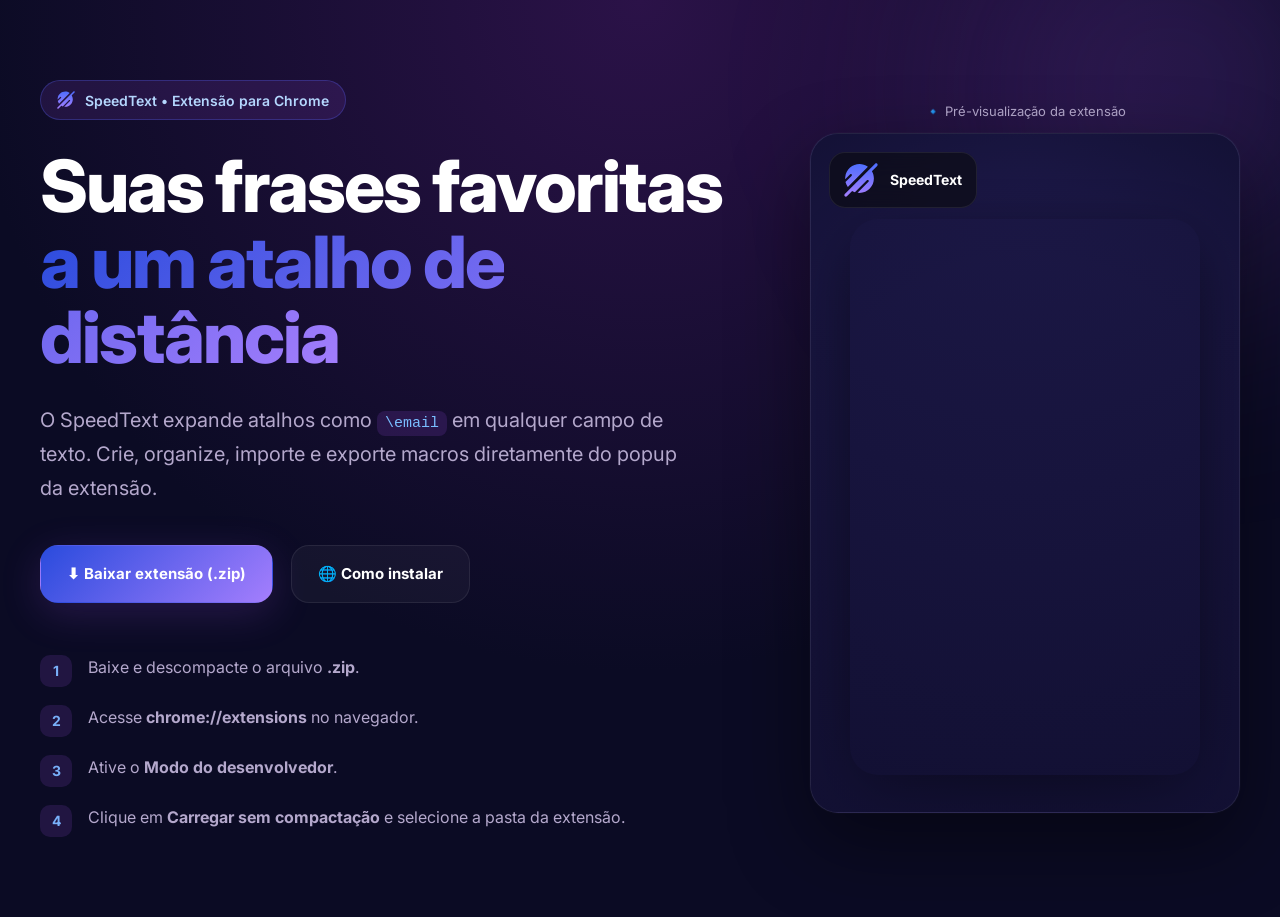
<file: site/index.html>
<!DOCTYPE html>
<html lang="pt-BR">

<head>
  <!-- Meta -->
  <meta charset="UTF-8" />
  <meta
    name="viewport"
    content="width=device-width, initial-scale=1.0"
  />

  <!-- SEO -->
  <title>SpeedText — Extensão de Macros e Autocomplete para Chrome</title>

  <meta
    name="description"
    content="Crie atalhos de texto inteligentes para preencher mensagens rapidamente em qualquer site. Expanda macros, autocomplete, importação/exportação e suporte para inputs e contenteditable."
  />

  <meta
    name="keywords"
    content="extensão chrome, macros, autocomplete, atalhos de texto, preenchimento automático, produtividade"
  />

  <meta
    name="author"
    content="SpeedText"
  />

  <!-- Open Graph -->
  <meta
    property="og:title"
    content="SpeedText — Extensão de Macros para Chrome"
  />

  <meta
    property="og:description"
    content="Expanda atalhos em qualquer site com autocomplete inteligente."
  />

  <meta
    property="og:type"
    content="website"
  />

  <meta
    property="og:image"
    content="assets/logo.svg"
  />

  <!-- Theme -->
  <meta
    name="theme-color"
    content="#121033"
  />

  <!-- Favicon -->
  <link
    rel="icon"
    type="image/svg+xml"
    href="assets/logo.svg"
  />

  <!-- Fonts -->
  <link
    rel="preconnect"
    href="https://fonts.googleapis.com"
  />

  <link
    rel="preconnect"
    href="https://fonts.gstatic.com"
    crossorigin
  />

  <link
    href="https://fonts.googleapis.com/css2?family=Inter:wght@400;500;600;700;800&display=swap"
    rel="stylesheet"
  />

  <!-- CSS -->
  <link
    rel="stylesheet"
    href="style.css"
  />
</head>

<body>

  <!-- Glow decorativo -->
  <div
    class="floating-glow"
    aria-hidden="true"
  ></div>

  <main class="container">

    <!-- HERO -->
    <section
      class="hero"
      aria-labelledby="hero-title"
    >

      <!-- Conteúdo -->
      <article class="hero-content">

        <!-- Badge -->
        <header class="badge">

          <img
            src="assets/logo.svg"
            alt="Logo da extensão SpeedText"
            class="badge-logo"
            width="32"
            height="32"
          />

          <span>SpeedText • Extensão para Chrome</span>

        </header>

        <!-- Headline -->
        <h1 id="hero-title">
          Suas frases favoritas
          <span class="gradient">
            a um atalho de distância
          </span>
        </h1>

        <!-- Descrição -->
        <p class="description">
          O SpeedText expande atalhos como
          <code>\email</code>
          em qualquer campo de texto.
          Crie, organize, importe e exporte macros
          diretamente do popup da extensão.
        </p>

        <!-- CTA -->
        <nav
          class="actions"
          aria-label="Ações principais"
        >

          <a
            href="SpeedText.zip"
            download
            class="btn btn-primary"
          >
            ⬇ Baixar extensão (.zip)
          </a>

          <a
            href="#instalacao"
            class="btn btn-secondary"
          >
            🌐 Como instalar
          </a>

        </nav>

        <!-- Instalação -->
        <section
          class="steps"
          id="instalacao"
          aria-labelledby="steps-title"
        >

          <h2
            id="steps-title"
            class="sr-only"
          >
            Como instalar a extensão
          </h2>

          <ol class="steps-list">

            <li class="step">
              <span class="step-number">1</span>

              <p>
                Baixe e descompacte o arquivo
                <strong>.zip</strong>.
              </p>
            </li>

            <li class="step">
              <span class="step-number">2</span>

              <p>
                Acesse
                <strong>chrome://extensions</strong>
                no navegador.
              </p>
            </li>

            <li class="step">
              <span class="step-number">3</span>

              <p>
                Ative o
                <strong>Modo do desenvolvedor</strong>.
              </p>
            </li>

            <li class="step">
              <span class="step-number">4</span>

              <p>
                Clique em
                <strong>Carregar sem compactação</strong>
                e selecione a pasta da extensão.
              </p>
            </li>

          </ol>

        </section>

      </article>

      <!-- Preview -->
      <aside
        class="preview-wrapper"
        aria-label="Pré-visualização da extensão"
      >

        <div class="preview-label">
          🔹 Pré-visualização da extensão
        </div>

        <figure class="preview-card">

          <!-- Overlay -->
          <figcaption class="preview-overlay">

            <img
              src="assets/logo.svg"
              alt=""
              aria-hidden="true"
            />

            <span>SpeedText</span>

          </figcaption>

          <!-- Vídeo -->
          <video
            autoplay
            muted
            loop
            playsinline
            preload="metadata"
            aria-label="Vídeo demonstrando o funcionamento da extensão SpeedText"
          >

            <source
              src="./assets/SpeedTextMP4.mp4"
              type="video/mp4"
            />

            Seu navegador não suporta vídeos HTML5.

          </video>
        </figure>
      </aside>
    </section>
  </main>
</body>

</html>
</file>
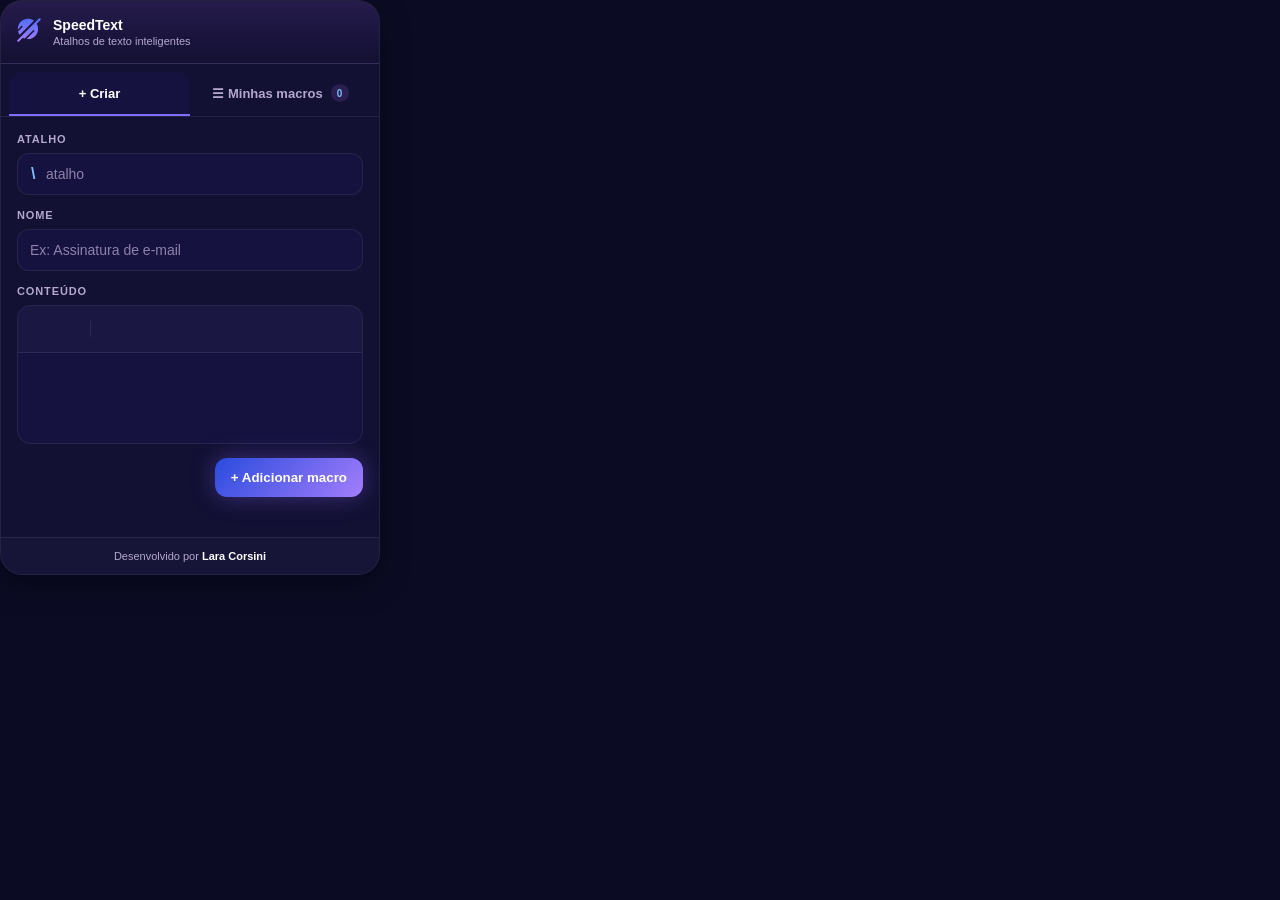
<file: macro-extension/popup.html>
<!DOCTYPE html>
<html lang="pt-BR">
<head>
  <meta charset="UTF-8" />
  <meta name="viewport" content="width=device-width, initial-scale=1.0"/>
  <title>SpeedText</title>
  <link rel="stylesheet" href="popup.css"/>
</head>

<body>

  <div class="app">
    <header class="header">
    <div class="logo-box">
      <img
        src="icons/logo.svg"
        alt="MacroFlow"
        class="logo-image"
      />
    </div>

      <div>
        <h1>SpeedText</h1>
        <p>Atalhos de texto inteligentes</p>
      </div>
    </header>

    <!-- Abas -->
    <div class="tabs">
      <button id="tab-cadastrar" class="tab-button active">
        + Criar
      </button>

      <button id="tab-visualizar" class="tab-button">
        ☰ Minhas macros
        <span id="macro-count">0</span>
      </button>
    </div>

    <!-- Aba de criação -->
    <div id="cadastrar" class="tab-content active">

      <div id="form-section">

        <div class="field">
          <label>ATALHO</label>
          <div class="shortcut-wrapper">
            <span>\</span>
            <input id="shortcut" placeholder="atalho" autocomplete="off"/>
          </div>
        </div>

        <div class="field">
          <label>NOME</label>
          <input id="name" placeholder="Ex: Assinatura de e-mail"/>
        </div>

        <div class="field">
          <label>CONTEÚDO</label>
          <div class="editor-wrapper">

            <div class="toolbar">
              <button id="bold-btn" class="toolbar-btn"></button>
              <button id="italic-btn" class="toolbar-btn"></button>
              <div class="divider"></div>
              <button id="list-btn" class="toolbar-btn"></button>
            </div>

            <div
              id="rich-editor"
              class="rich-editor"
              contenteditable="true"
              data-placeholder="O conteúdo que será inserido no lugar do atalho..."
            ></div>

          </div>
        </div>

        <div class="actions">
          <button id="add-macro-btn" class="primary-btn">
            + Adicionar macro
          </button>
        </div>

      </div>

      <!-- Aba de Edição -->
      <div id="edit-section" style="display:none">

        <div class="field">
          <label>ATALHO</label>
          <div class="shortcut-wrapper">
            <span>\</span>
            <input id="edit-shortcut" placeholder="atalho"/>
        </div>
        </div>

        <div class="field">
          <label>NOME</label>
          <input id="edit-name"/>
        </div>

        <div class="field">
          <label>CONTEÚDO</label>

          <div class="editor-wrapper">

            <div class="toolbar">
              <button id="edit-bold-btn" class="toolbar-btn"></button>
              <button id="edit-italic-btn" class="toolbar-btn"></button>
              <div class="divider"></div>
              <button id="edit-list-btn" class="toolbar-btn"></button>
            </div>

            <div
              id="edit-rich-editor"
              class="rich-editor"
              contenteditable="true"
            ></div>

          </div>
        </div>

        <div class="actions">
          <button id="update-macro-btn" class="primary-btn">
            Salvar
          </button>

          <button id="cancel-edit-btn" class="secondary-btn">
            Cancelar
          </button>
        </div>

      </div>

    </div>

    <!-- Aba de Visualização de Macros -->
    <div id="visualizar" class="tab-content">

      <div class="search-wrapper">
        <input
          id="search-input"
          class="search-input"
          placeholder="Buscar por nome ou atalho..."
        />
      </div>

      <div id="macros-list"></div>

      <div id="empty-state" class="empty-state">
        <div class="empty-icon">👻</div>

        <h3>Nenhuma macro ainda</h3>

        <p>Crie sua primeira na aba “Criar”.</p>
      </div>

      <div class="bottom-actions">

        <button id="export-btn" class="secondary-btn">
          ⬇ Exportar
        </button>

        <button id="import-btn" class="secondary-btn">
          ⬆ Importar
        </button>

        <input
          type="file"
          id="import-file"
          accept="application/json"
          hidden
        />

      </div>

    </div>

    <!-- Rodapé -->
    <footer class="footer">
      Desenvolvido por <strong>Lara Corsini</strong>
    </footer>

    <!-- Modals -->
    <div id="modal-overlay" class="modal-overlay hidden">
      <div class="modal">

        <div class="modal-header">
          <h3 id="modal-title"></h3>
        </div>

        <div class="modal-body" id="modal-body"></div>

        <div class="modal-actions" id="modal-actions"></div>

      </div>
    </div>

  </div>
  
  <div id="toast-container" class="toast-container"></div>
  <script src="popup.js"></script>
</body>
</html>
</file>
<file: site/style.css>
:root {
  /* Colors */
  --bg: #0b0b24;
  --card: #121033;
  --text: #ffffff;
  --muted: #b4a8cc;
  --primary: #826cff;
  --primary-2: #79beff;
  --border: rgba(255, 255, 255, 0.08);

  /* Effects */
  --gradient:
    linear-gradient(
      135deg,
      #2a4bdd 0%,
      #a47efd 100%
    );

  --shadow:
    0 10px 40px rgba(168, 85, 247, 0.18);

  --glass:
    rgba(255, 255, 255, 0.04);

  --glass-hover:
    rgba(255, 255, 255, 0.08);

  --radius-sm: 10px;
  --radius-md: 16px;
  --radius-lg: 18px;
  --radius-xl: 28px;
  --transition: 0.25s ease;
}

/* -- Reset -- */

*,
*::before,
*::after {
  margin: 0;
  padding: 0;
  box-sizing: border-box;
}

html {
  scroll-behavior: smooth;
}

body {
  min-height: 100vh;
  overflow-x: hidden;
  font-family: 'Inter', sans-serif;
  color: var(--text);
  background:
    radial-gradient(
      circle at top,
      #2b1248 0%,
      var(--bg) 60%
    );
}

/* -- Global -- */

img,
video {
  display: block;
  max-width: 100%;
}

a {
  color: inherit;
  text-decoration: none;
}

code {
  padding: 4px 8px;
  border-radius: 8px;
  font-size: 15px;
  color: var(--primary-2);
  background: rgba(168, 85, 247, 0.15);
}

.sr-only {
  position: absolute;
  width: 1px;
  height: 1px;
  padding: 0;
  margin: -1px;
  overflow: hidden;
  white-space: nowrap;
  border: 0;
  clip: rect(0, 0, 0, 0);
}

/* -- Brilho -- */

.floating-glow {
  position: fixed;
  top: -120px;
  right: -100px;
  z-index: 0;
  width: 420px;
  height: 420px;
  border-radius: 50%;
  pointer-events: none;
  background: rgba(168, 85, 247, 0.18);
  filter: blur(120px);
}

/* Layout */

.container {
  position: relative;
  z-index: 2;
  max-width: 1280px;
  margin: 0 auto;
  padding: 80px 40px;
}

.hero {
  display: grid;
  grid-template-columns: 1fr 430px;
  align-items: center;
  gap: 80px;
}

.hero-content {
  width: 100%;
}

/* -- Badge -- */

.badge {
  display: inline-flex;
  align-items: center;
  gap: 10px;
  margin-bottom: 28px;
  padding: 10px 16px;
  border: 1px solid rgba(85, 101, 247, 0.3);
  border-radius: 999px;
  font-size: 14px;
  font-weight: 600;
  color: #b4d7fe;
  background: rgba(168, 85, 247, 0.12);
}

.badge-logo {
  width: 18px;
  height: 18px;
  object-fit: contain;
}

/* -- Tipografia -- */

h1 {
  max-width: 700px;
  font-size: 72px;
  font-weight: 800;
  line-height: 1.05;
  letter-spacing: -2px;
}

.gradient {
  background: var(--gradient);
  -webkit-background-clip: text;
  -webkit-text-fill-color: transparent;
}

.description {
  max-width: 650px;
  margin-top: 28px;
  font-size: 20px;
  line-height: 1.7;
  color: var(--muted);
}

/* -- Botões -- */

.actions {
  display: flex;
  flex-wrap: wrap;
  gap: 18px;
  margin-top: 40px;
}

.btn {
  display: inline-flex;
  align-items: center;
  justify-content: center;
  gap: 12px;
  height: 58px;
  padding: 0 26px;
  border: 1px solid transparent;
  border-radius: var(--radius-lg);
  font-size: 15px;
  font-weight: 700;
  transition: var(--transition);
}

.btn-primary {
  color: white;
  background: var(--gradient);
  box-shadow: var(--shadow);
}

.btn-primary:hover {
  filter: brightness(1.1);
  transform: translateY(-2px);
}

.btn-secondary {
  color: white;
  border-color: var(--border);
  background: var(--glass);
}

.btn-secondary:hover {
  background: var(--glass-hover);
  border-color: rgba(85, 109, 247, 0.4);
}

/* -- Passo a Passo Instalação -- */

.steps {
  margin-top: 52px;
}

.steps-list {
  display: flex;
  flex-direction: column;
  gap: 18px;
  list-style: none;
}

.step {
  display: flex;
  align-items: flex-start;
  gap: 16px;
  font-size: 16px;
  color: var(--muted);
}

.step-number {
  display: flex;
  align-items: center;
  justify-content: center;
  min-width: 32px;
  height: 32px;
  border-radius: var(--radius-sm);
  font-size: 14px;
  font-weight: 700;
  color: #79b0f9;
  background: rgba(168, 85, 247, 0.14);
}

.step p {
  line-height: 1.6;
}

/* -- Pré-visualização -- */

.preview-wrapper {
  display: flex;
  flex-direction: column;
  align-items: center;
  gap: 14px;
}

.preview-label {
  display: flex;
  align-items: center;
  gap: 8px;
  font-size: 13px;
  color: var(--muted);
}

.preview-card {
  position: relative;
  width: 430px;
  height: 680px;
  overflow: hidden;
  display: flex;
  align-items: center;
  justify-content: center;
  border: 1px solid var(--border);
  border-radius: var(--radius-xl);
  background:
    radial-gradient(
      circle at top,
      #1c1847,
      #121033
    );
  box-shadow:
    0 30px 80px rgba(0, 0, 0, 0.45),
    0 0 0 1px rgba(255, 255, 255, 0.02);
}

.preview-card video {
  position: relative;
  z-index: 1;
  width: 82%;
  height: 82%;
  object-fit:fill;
  border-radius: 28px;
  opacity: 0.95;
  transform: translateY(24px);
  filter:
    brightness(0.96)
    saturate(1.05);
  box-shadow:
    0 20px 60px rgba(0,0,0,0.45);
}

/* suavização/fade nas bordas */
.preview-card::after {
  content: "";
  position: absolute;
  inset: 0;
  pointer-events: none;
  background:
    radial-gradient(
      circle,
      transparent 52%,
      rgba(18, 16, 51, 0.12) 72%,
      rgba(18, 16, 51, 0.82) 100%
    );
  z-index: 2;
}

/* -- Pré-visualização da extensão -- */

.preview-overlay {
  position: absolute;
  top: 18px;
  left: 18px;
  z-index: 5;
  display: flex;
  align-items: center;
  gap: 12px;
  padding: 10px 14px;
  border: 1px solid var(--border);
  border-radius: var(--radius-md);
  backdrop-filter: blur(12px);
  background: rgba(12, 12, 18, 0.65);
}

.preview-overlay img {
  width: 34px;
  height: 34px;
  object-fit: contain;
}

.preview-overlay span {
  font-size: 14px;
  font-weight: 700;
  color: white;
}

/* Responsividade */

@media (max-width: 1100px) {

  .hero {
    grid-template-columns: 1fr;
  }

  .preview-wrapper {
    margin-top: 20px;
  }

  h1 {
    font-size: 56px;
  }
}

@media (max-width: 640px) {

  .container {
    padding: 40px 24px;
  }

  h1 {
    font-size: 42px;
  }

  .description {
    font-size: 17px;
  }

  .actions {
    flex-direction: column;
  }

  .btn,
  .preview-card {
    width: 100%;
  }

  .preview-card {
    height: 620px;
  }
}
</file>
<file: macro-extension/popup.css>
:root{
  --bg: #0b0b24;
  --card: #121033;
  --surface: #15123f;
  --surface-2: #201750;
  --border: rgba(255,255,255,.08);
  --text: #ffffff;
  --muted: #b4a8cc;
  --primary: #826cff;
  --primary-2: #79beff;
  --gradient:
    linear-gradient(
      135deg,
      #2a4bdd,
      #a47efd
    );
  --shadow:
    0 10px 30px rgba(0,0,0,.35);
  --glow:
    0 0 25px rgba(140,108,255,.35);
  --radius: 12px;
  --transition: .2s;
  --focus-ring:
    0 0 0 3px rgba(187,108,255,.15);
}

/* -- Geral -- */

*{
  margin:0;
  padding:0;
  box-sizing:border-box;
}

body{
  width:380px;
  min-height:520px;
  background:var(--bg);
  color:var(--text);
  font-family:
    Inter,
    Segoe UI,
    sans-serif;
}

/* -- Layout -- */

.app{
  min-height:520px;
  display:flex;
  flex-direction:column;
  overflow:hidden;
  background:var(--card);
  border:1px solid var(--border);
  border-radius:22px;
  box-shadow:var(--shadow);
}

.tab-content,
#form-section,
#edit-section{
  display:flex;
  flex-direction:column;
}

.tab-content{
  display:none;
  height:420px;
  min-height:420px;
  max-height:420px;
  padding:16px;
  overflow:hidden;
}

.tab-content.active{
  display:flex;
}

#form-section,
#edit-section{
  height:100%;
  min-height:max-content;
}

#cadastrar{
  justify-content:space-between;
  overflow-y:auto;
}

#visualizar{
  justify-content:flex-start;
}

/* -- Scrollbar -- */

#cadastrar::-webkit-scrollbar,
#macros-list::-webkit-scrollbar{
  width:6px;
}

#cadastrar::-webkit-scrollbar-thumb,
#macros-list::-webkit-scrollbar-thumb{
  background:rgba(187,108,255,.25);
  border-radius:999px;
}

/* -- Header -- */

.header{
  display:flex;
  align-items:center;
  gap:12px;
  padding:16px;
  border-bottom:1px solid var(--border);
  background:
    linear-gradient(
      to bottom,
      rgba(187,108,255,.12),
      transparent
    );
}

.logo-image{
  width:100%;
  height:100%;
  object-fit:contain;
}

.header h1{
  font-size:14px;
  font-weight:700;
}

.header p{
  margin-top:2px;
  font-size:11px;
  color:var(--muted);
}

/* -- Abas da página -- */

.tabs{
  display:flex;
  padding:8px 8px 0;
  border-bottom:1px solid var(--border);
}

.tab-button{
  flex:1;

  display:flex;
  align-items:center;
  justify-content:center;
  gap:8px;
  padding:12px;
  background:none;
  border:none;
  border-bottom:2px solid transparent;
  border-radius:12px 12px 0 0;
  color:var(--muted);
  cursor:pointer;
  font-size:13px;
  font-weight:600;
  transition:var(--transition);
}

.tab-button.active{
  background:var(--surface);
  color:var(--text);
  border-bottom-color:var(--primary);
}

.tab-button span{
  min-width:18px;
  height:18px;
  display:flex;
  align-items:center;
  justify-content:center;
  border-radius:999px;
  background:rgba(187,108,255,.15);
  color:var(--primary-2);
  font-size:10px;
}

/* -- Campos -- */

.field{
  margin-bottom:14px;
}

.field label{
  display:block;
  margin-bottom:8px;
  font-size:11px;
  font-weight:700;
  letter-spacing:.08em;
  color:var(--muted);
}

.field small{
  display:block;
  margin-top:8px;
  font-size:11px;
  color:var(--muted);
}

.field code{
  padding:2px 6px;
  background:var(--surface);
  border-radius:6px;
  color:var(--primary-2);
}

/* -- Inputs -- */

input,
.search-input{
  width:100%;
  padding:12px;
  background:var(--surface);
  border:1px solid var(--border);
  border-radius:var(--radius);
  color:var(--text);
  font-size:14px;
  outline:none;
  transition:var(--transition);
}

input:focus,
.editor-wrapper:focus-within{
  border-color:var(--primary);
  box-shadow:var(--focus-ring);
}

input::placeholder,
.rich-editor:empty:before{
  color:#8f82ab;
}

.shortcut-wrapper{
  position:relative;
}

.shortcut-wrapper span{
  position:absolute;
  left:14px;
  top:50%;
  transform:translateY(-50%);
  color:var(--primary-2);
  font-weight:700;
}

.shortcut-wrapper input{
  padding-left:28px;
}

/* -- Editor -- */

.editor-wrapper{
  flex-shrink:0;
  overflow:hidden;
  background:var(--surface);
  border:1px solid var(--border);
  border-radius:14px;
  transition:var(--transition);
}

.toolbar{
  display:flex;
  align-items:center;
  padding:8px;
  border-bottom:1px solid var(--border);
  background:rgba(255,255,255,.02);
}

.toolbar-btn,
.icon-action{
  display:flex;
  align-items:center;
  justify-content:center;
  cursor:pointer;
  transition:var(--transition);
}

.toolbar-btn{
  width:30px;
  height:30px;
  background:transparent;
  border:none;
  border-radius:8px;
  color:var(--muted);
}

.toolbar-btn:hover,
.icon-action:hover{
  background:var(--surface-2);
  color:var(--text);
}

.divider{
  width:1px;
  height:16px;
  margin:0 4px;
  background:var(--border);
}

.rich-editor{
  height:90px;
  min-height:90px;
  max-height:90px;
  overflow-y:auto;
  overflow-x:hidden;
  padding:14px;
  outline:none;
  color:var(--text);
  font-size:13px;
  line-height:1.5;
  word-break:break-word;
}

.rich-editor *{
  max-width:100%;
}

.rich-editor p{
  margin:0 0 8px;
}

.rich-editor ul{
  margin:8px 0;
  padding-left:20px;
}

.rich-editor li{
  margin-bottom:4px;
}

/* -- Botões -- */

.actions,
.bottom-actions{
  display:flex;
  gap:10px;
}

.actions{
  justify-content:flex-end;
}

.bottom-actions{
  margin-top:auto;
  padding-top:16px;
  border-top:1px solid var(--border);
  background:var(--card);
  flex-shrink:0;
}

.bottom-actions button{
  flex:1;
}

.primary-btn,
.secondary-btn{
  padding:12px 16px;
  border-radius:var(--radius);
  cursor:pointer;
  transition:var(--transition);
}

.primary-btn{
  background:var(--gradient);
  border:none;
  color:#fff;
  font-weight:600;
  box-shadow:var(--glow);
}

.primary-btn:hover{
  transform:translateY(-1px);
  filter:brightness(1.08);
}

.secondary-btn{
  background:var(--surface);
  border:1px solid var(--border);
  color:var(--text);
}

.secondary-btn:hover{
  background:var(--surface-2);
  border-color:var(--primary);
}

/* -- Filtro */

.search-wrapper{
  margin-bottom:14px;
}

/* -- Listagem de Macros -- */

#macros-list{
  flex:1;

  display:flex;
  flex-direction:column;
  gap:10px;
  min-height:0;
  max-height:260px;
  overflow-y:auto;
  padding-right:4px;
}

.macro-item{
  display:flex;
  align-items:center;
  gap:12px;
  padding:12px;
  background:var(--surface);
  border:1px solid var(--border);
  border-radius:14px;
  transition:var(--transition);
}

.macro-item:hover{
  border-color:rgba(187,108,255,.35);
}

.macro-info{
  flex:1;
  min-width:0;
}

.macro-name{
  overflow:hidden;
  color:var(--text);
  font-size:14px;
  font-weight:700;
  white-space:nowrap;
  text-overflow:ellipsis;
}

.macro-shortcut{
  display:inline-block;
  margin-top:4px;
  padding:3px 7px;
  background:rgba(187,108,255,.14);
  border-radius:6px;
  color:var(--primary-2);
  font-size:11px;
  font-family:monospace;
  font-weight:600;
}

.macro-buttons{
  display:flex;
  align-items:center;
  gap:6px;
}

.icon-action{
  width:30px;
  height:30px;
  padding:0;
  background:transparent;
  border:1px solid transparent;
  border-radius:8px;
  color:var(--muted);
}

.icon-action svg{
  width:15px;
  height:15px;
}

.icon-action:hover{
  border-color:var(--border);
}

.delete-btn:hover{
  color:#ff6b81;
  border-color:#ff6b8133;
}

/* -- Estado vazio -- */

.empty-state{
  padding:60px 20px;
  text-align:center;
  color:var(--muted);
}

.empty-icon{
  width:54px;
  height:54px;
  display:flex;
  align-items:center;
  justify-content:center;
  margin:0 auto 16px;
  background:rgba(187,108,255,.12);
  border-radius:18px;
  color:var(--primary-2);
  font-size:24px;
}

.empty-state h3{
  margin-bottom:6px;
  color:var(--text);
  font-size:16px;
}

/* -- Rodapé -- */

.footer{
  padding:12px;
  background:rgba(255,255,255,.02);
  border-top:1px solid var(--border);
  text-align:center;
  color:var(--muted);
  font-size:11px;
}

.footer strong{
  color:var(--text);
}

/* -- Modals -- */
.modal-overlay{
  position:fixed;
  inset:0;
  background:rgba(0,0,0,.55);
  backdrop-filter:blur(4px);
  display:flex;
  align-items:center;
  justify-content:center;
  z-index:9999;
}

.modal{
  width:320px;
  background:var(--card);
  border:1px solid var(--border);
  border-radius:20px;
  padding:20px;
  box-shadow:var(--shadow);
}

.modal-header h3{
  font-size:18px;
  margin-bottom:10px;
}

.modal-body{
  color:var(--muted);
  line-height:1.5;
}

.modal-actions{
  margin-top:20px;
  display:flex;
  justify-content:flex-end;
  gap:10px;
}

.hidden{
  display:none;
}

.modal-text{
  color:var(--muted);
  line-height:1.5;
}

.import-options{
  display:flex;
  flex-direction:column;
  gap:10px;
  margin-top:20px;
}

.modal-option-btn{
  width:100%;
}

.conflict-box{
  display:flex;
  flex-direction:column;
  gap:16px;
}

.conflict-preview{
  display:grid;
  grid-template-columns:1fr 1fr;
  gap:10px;
}

.conflict-column{
  padding:12px;
  border-radius:12px;
  background:var(--surface);
  border:1px solid var(--border);
}

.conflict-column span{
  display:block;
  font-size:11px;
  color:var(--muted);
  margin-bottom:6px;
}

/* -- Toast -- */
.toast-container{
  position:fixed;
  bottom:16px;
  right:16px;
  display:flex;
  flex-direction:column;
  gap:10px;
  z-index:99999;
}

.toast{
  min-width:240px;
  max-width:320px;
  padding:14px 16px;
  border-radius:14px;
  background:var(--card);
  border:1px solid var(--border);
  color:var(--text);
  box-shadow:var(--shadow);
  animation:
    toastIn .18s ease;
}

.toast.success{
  border-color:#2ecc7133;
}

.toast.error{
  border-color:#ff6b8133;
}

.toast.info{
  border-color:#79beff33;
}

.toast-title{
  font-weight:700;
  margin-bottom:4px;
}

.toast-message{
  font-size:13px;
  color:var(--muted);
}

@keyframes toastIn{
  from{
    opacity:0;
    transform:translateY(10px);
  }

  to{
    opacity:1;
    transform:translateY(0);
  }
}
</file>
